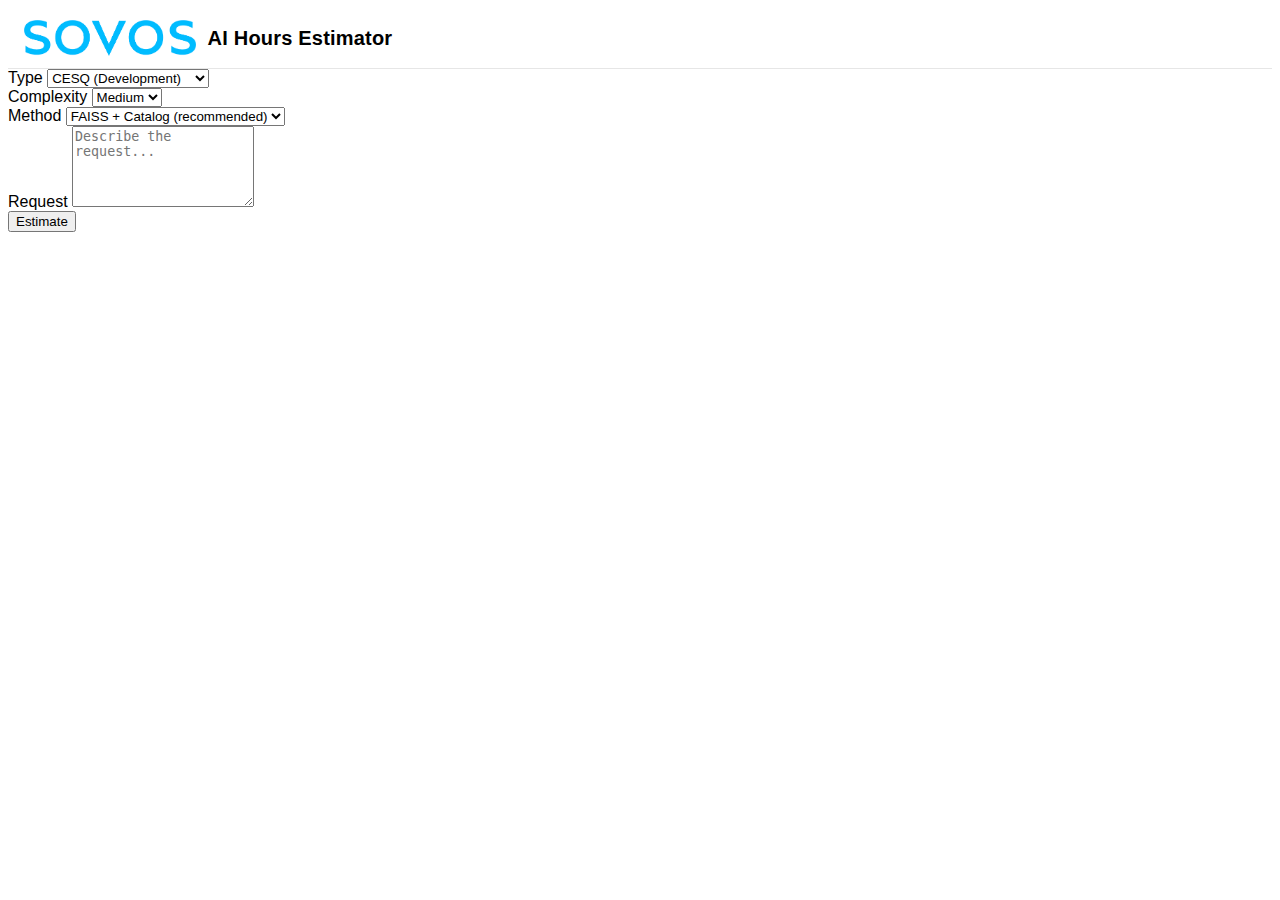
<file: templates/index.html>
<!DOCTYPE html>
<html lang="es">
<head>
  <meta charset="UTF-8">
  <title>IA Estimator</title>
  <link rel="stylesheet" href="/static/styles.css">
  <style>
    /* Solo estilos del header con logo; no toca tu styles.css existente */
    .topbar {
      display:flex; align-items:center; gap:12px;
      padding:12px 16px; border-bottom:1px solid #e6e6e6;
      background:#fff; position:sticky; top:0; z-index:10;
    }
    .topbar .logo { height:36px; width:auto; display:block; }
    .topbar h1 {
      margin:0; font-size:1.25rem; font-weight:600; letter-spacing:.2px;
    }
  </style>
</head>
<body>
  <!-- Nueva barra con logo + título -->
  <header class="topbar">
    <img src="/static/sovos.png" alt="SOVOS" class="logo">
    <h1>AI Hours Estimator</h1>
  </header>

  <div class="container">
    <div class="card">
      <div class="field">
        <label for="tipo">Type</label>
        <select id="tipo" name="tipo">
          <option value="desarrollo">CESQ (Development)</option>
          <option value="implementacion">PSTC (Implementation)</option>
        </select>
      </div>

      <!-- 🔹 Nuevo selector de complejidad -->
      <div class="field">
        <label for="complexity">Complexity</label>
        <select id="complexity" name="complexity">
          <option value="baja">Low</option>
          <option value="media" selected>Medium</option>
          <option value="alta">High</option>
        </select>
      </div>

      <div class="field">
        <label for="metodo">Method</label>
        <select id="metodo" name="metodo">
          <option value="faiss+catalog">FAISS + Catalog (recommended)</option>
          <option value="faiss">FAISS only (nearest neighbors)</option>
          <option value="catalog">Catalog only</option>
        </select>
      </div>

      <div class="field">
        <label for="texto">Request</label>
        <textarea id="texto" placeholder="Describe the request..." rows="5"></textarea>
      </div>

      <div class="actions">
        <button id="btn-estimar" type="button">Estimate</button>
        <span id="status" class="status" aria-live="polite"></span>
      </div>
    </div>

    <div id="live-result" class="card" style="display:none;"></div>
  </div>

  <script>
  (function(){
    const $ = sel => document.querySelector(sel);
    const resBox = $("#live-result");
    const btn = $("#btn-estimar");
    const status = $("#status");
    let lastResult = null;

    function setBusy(b){
      btn.disabled = b;
      status.textContent = b ? "Estimating..." : "";
    }
    function fmt(n){ return Number(n || 0).toFixed(2); }

    function renderRows(rows){
      if(!Array.isArray(rows) || rows.length === 0) return "";
      let out = "";
      for(let i=0;i<Math.min(3, rows.length);i++){
        const t = rows[i] || {};
        out += "<tr>"
             + "<td>" + (i+1) + "</td>"
             + "<td><span class=\"badge badge-tipo\">" + (t.tipo||"") + "</span> " + (t.ticket||"") + "</td>"
             + "<td>" + fmt(t.hours) + "</td>"
             + "<td>" + ( (t.sim!=null) ? Number(t.sim).toFixed(3) : "" ) + "</td>"
             + "<td class=\"wrap\">" + (t.text||"") + "</td>"
             + "</tr>";
      }
      return out;
    }

    async function doEstimate(){
      const payload = {
        tipo: $("#tipo").value,
        metodo: $("#metodo").value,
        texto: $("#texto").value.trim(),
        complexity: $("#complexity").value   // 🔹 nuevo campo
      };
      if(!payload.texto){
        alert("Please enter a request.");
        return;
      }
      try{
        setBusy(true);
        const r = await fetch("/api/estimate", {
          method: "POST",
          headers: {"Content-Type":"application/json"},
          body: JSON.stringify(payload)
        });
        if(!r.ok){
          const msg = await r.text();
          throw new Error("HTTP " + r.status + ": " + msg);
        }
        const data = await r.json();
        lastResult = data;
        const det = data.detalle || {};
        const alphaTxt = (data.metodo === "faiss+catalog" && det.alpha != null) ? " · α=" + det.alpha : "";
        let html = "";
        html += "<h3>Estimación</h3>";
        html += "<p><span class=\"pill\">" + fmt(data.horas) + " h</span> <small>(" + (data.metodo||"") + ")</small></p>";
        html += "<p class=\"sub\">FAISS: " + fmt(det.faiss) + " h · Catálogo: " + fmt(det.catalogo) + " h · Final (sin redondeo): " + fmt(det.final_sin_redondeo) + " h" + alphaTxt + "</p>";
        if(Array.isArray(data.top)){
          html += "<h4>Coincidencias</h4>";
          html += "<table class=\"tbl\"><thead><tr><th>#</th><th>Ticket / Tipo</th><th>Horas</th><th>Similitud</th><th>Descripción</th></tr></thead>";
          html += "<tbody>" + renderRows(data.top) + "</tbody></table>";
        }
        html += "<div class=\"actions-row\">";
        html += "<button id=\"btn-accept\">Guardar esta estimación</button>";
        html += "<button id=\"btn-razonar\" style=\"margin-left:10px;background:#4285f4;\">🤖 Analizar con IA</button>";
        html += "</div>";
        html += "<div id=\"ai-box\"></div>";
        resBox.innerHTML = html;
        resBox.style.display = "block";

        const btnSave = document.getElementById("btn-accept");
        if(btnSave){
          btnSave.addEventListener("click", async function(){
            const top1 = (lastResult && lastResult.top && lastResult.top[0]) ? lastResult.top[0] : {};
            const payload2 = {
              tipo: $("#tipo").value,
              texto: $("#texto").value.trim(),
              horas: lastResult ? (lastResult.horas || 0) : 0,
              top_ticket: top1.ticket || "",
              top_sim: top1.sim || 0,
              metodo: (lastResult && lastResult.metodo) ? lastResult.metodo : $("#metodo").value,
              autor: "web",
              comentarios: ""
            };
            try{
              const r2 = await fetch("/api/accept", {
                method:"POST",
                headers: {"Content-Type":"application/json"},
                body: JSON.stringify(payload2)
              });
              const j2 = await r2.json().catch(()=>({ok:false}));
              if (j2.ok) { alert("✅ Estimate saved."); }
              else { alert("⚠️ Could not save."); }
            }catch(e){
              alert("Error while saving: " + (e && e.message ? e.message : e));
            }
          });
        }

        const btnRazonar = document.getElementById("btn-razonar");
        if(btnRazonar){
          btnRazonar.addEventListener("click", async function(){
            const aiBox = document.getElementById("ai-box");
            btnRazonar.disabled = true;
            btnRazonar.textContent = "Analizando...";
            aiBox.innerHTML = "<p style=\"color:#666;margin-top:12px;\">Consultando Gemini AI...</p>";
            try{
              const payload3 = {
                tipo: $("#tipo").value,
                texto: $("#texto").value.trim(),
                horas: lastResult ? (lastResult.horas || 0) : 0,
                top: lastResult ? (lastResult.top || []) : []
              };
              const r3 = await fetch("/api/razonar", {
                method:"POST",
                headers: {"Content-Type":"application/json"},
                body: JSON.stringify(payload3)
              });
              const j3 = await r3.json().catch(()=>({ok:false}));
              if(j3.ok){
                const md = (j3.razonamiento || "").replace(/\*\*(.+?)\*\*/g, "<strong>$1</strong>").replace(/\n/g, "<br>");
                aiBox.innerHTML = "<div style=\"margin-top:16px;padding:14px;background:#f0f7ff;border-left:4px solid #4285f4;border-radius:4px;\"><h4 style=\"margin:0 0 10px;color:#1a73e8;\">Análisis Gemini AI</h4><div style=\"line-height:1.7;\">" + md + "</div></div>";
              } else {
                aiBox.innerHTML = "<p style=\"color:#c00;margin-top:12px;\">⚠️ " + (j3.error || "Error al consultar IA") + "</p>";
              }
            }catch(e){
              aiBox.innerHTML = "<p style=\"color:#c00;margin-top:12px;\">⚠️ Error: " + (e && e.message ? e.message : e) + "</p>";
            }finally{
              btnRazonar.disabled = false;
              btnRazonar.textContent = "🤖 Analizar con IA";
            }
          });
        }
      }catch(e){
        resBox.style.display = "block";
        resBox.innerHTML = "<div class=\"error\">⚠️ Error al estimar: " + (e && e.message ? e.message : e) + "</div>";
        console.error(e);
      }finally{
        setBusy(false);
      }
    }

    btn.addEventListener("click", doEstimate);
  })();
  </script>
</body>
</html>
</file>
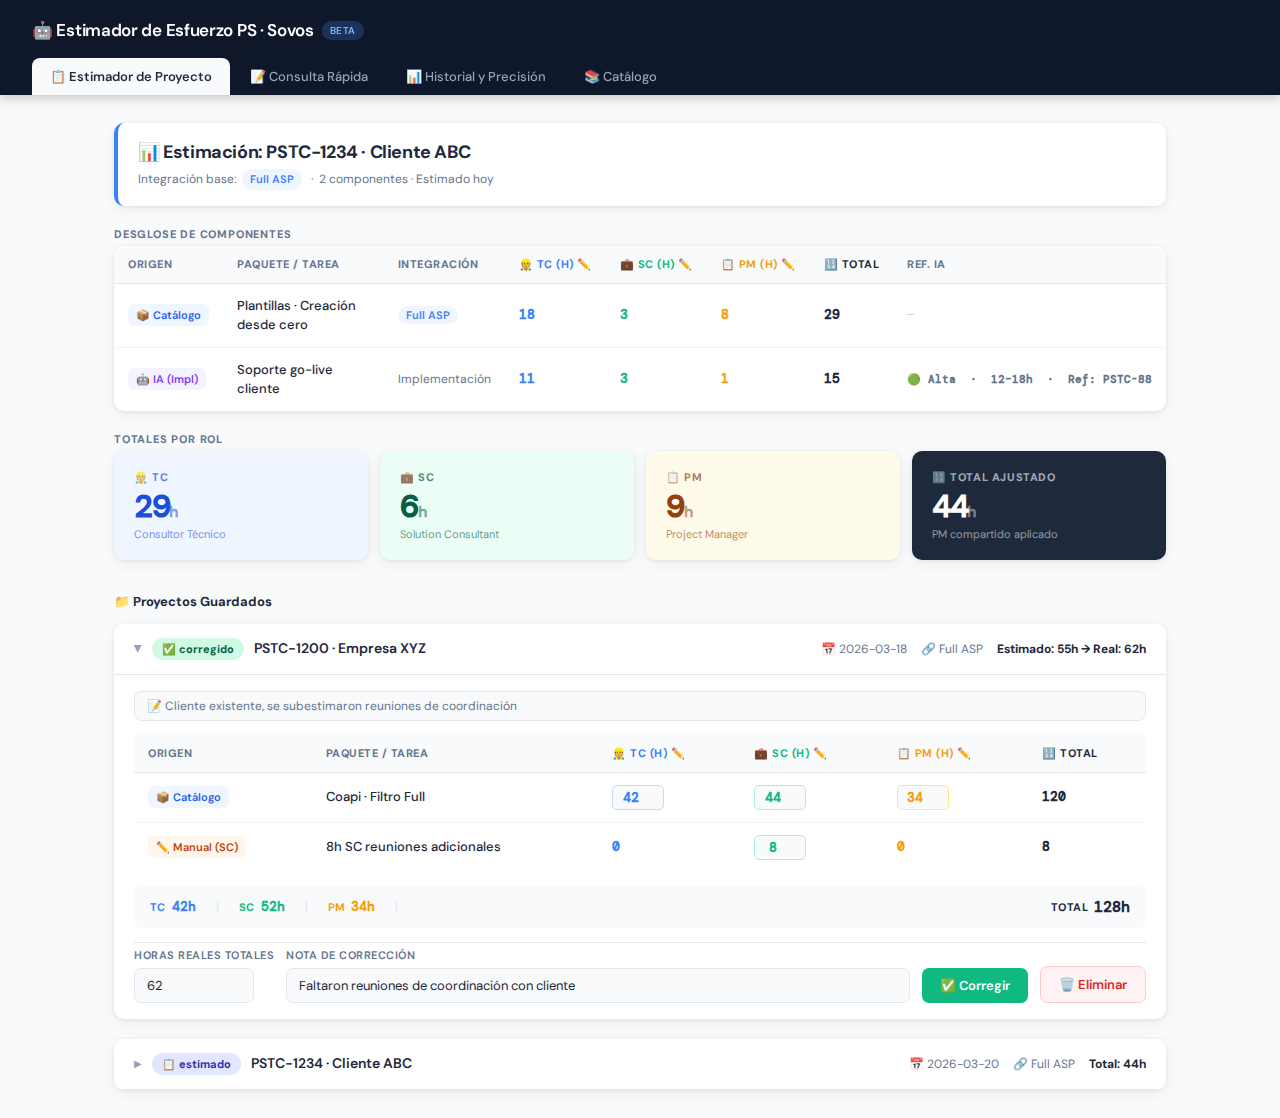
<file: mockup_design.html>
<!DOCTYPE html>
<html lang="es">
<head>
<meta charset="UTF-8">
<meta name="viewport" content="width=device-width, initial-scale=1.0">
<title>Estimador PS · Sovos — Mockup</title>
<link href="https://fonts.googleapis.com/css2?family=DM+Sans:wght@300;400;500;600;700&family=DM+Mono:wght@400;500&display=swap" rel="stylesheet">
<style>
  :root {
    --navy:    #1E293B;
    --navy-2:  #0F172A;
    --blue:    #3B82F6;
    --blue-bg: #EFF6FF;
    --green:   #10B981;
    --green-bg:#ECFDF5;
    --orange:  #F59E0B;
    --orange-bg:#FFFBEB;
    --dark:    #1E293B;
    --dark-bg: #F1F5F9;
    --gray:    #94A3B8;
    --gray-2:  #E2E8F0;
    --text:    #1E293B;
    --text-2:  #64748B;
    --white:   #FFFFFF;
    --radius:  10px;
    --shadow:  0 1px 4px rgba(0,0,0,0.07), 0 4px 16px rgba(0,0,0,0.05);
  }

  * { box-sizing: border-box; margin: 0; padding: 0; }

  body {
    font-family: 'DM Sans', sans-serif;
    background: #F8FAFC;
    color: var(--text);
    font-size: 14px;
    line-height: 1.5;
  }

  /* ── HEADER ─────────────────────────────── */
  .app-header {
    background: var(--navy-2);
    padding: 18px 32px 0;
    position: sticky;
    top: 0;
    z-index: 100;
    box-shadow: 0 2px 12px rgba(0,0,0,0.25);
  }

  .app-title {
    color: #fff;
    font-size: 17px;
    font-weight: 600;
    letter-spacing: -0.3px;
    margin-bottom: 14px;
    display: flex;
    align-items: center;
    gap: 8px;
  }

  .app-title span.badge {
    background: rgba(59,130,246,0.25);
    color: #93C5FD;
    font-size: 10px;
    font-weight: 500;
    padding: 2px 8px;
    border-radius: 20px;
    letter-spacing: 0.5px;
    text-transform: uppercase;
  }

  .tabs {
    display: flex;
    gap: 2px;
  }

  .tab {
    padding: 9px 18px;
    font-size: 13px;
    font-weight: 500;
    color: #94A3B8;
    border-radius: 8px 8px 0 0;
    cursor: pointer;
    transition: all 0.15s;
    white-space: nowrap;
  }

  .tab.active {
    background: #F8FAFC;
    color: var(--navy);
    font-weight: 600;
  }

  .tab:not(.active):hover {
    color: #CBD5E1;
    background: rgba(255,255,255,0.05);
  }

  /* ── MAIN ───────────────────────────────── */
  .main {
    max-width: 1100px;
    margin: 0 auto;
    padding: 28px 24px;
    display: flex;
    flex-direction: column;
    gap: 20px;
  }

  /* ── PROJECT BANNER ─────────────────────── */
  .project-banner {
    background: #fff;
    border-radius: var(--radius);
    border-left: 4px solid var(--blue);
    padding: 16px 20px;
    box-shadow: var(--shadow);
    display: flex;
    align-items: center;
    justify-content: space-between;
  }

  .project-banner h2 {
    font-size: 18px;
    font-weight: 700;
    color: var(--navy);
    letter-spacing: -0.4px;
  }

  .project-banner .sub {
    font-size: 12px;
    color: var(--text-2);
    margin-top: 3px;
    display: flex;
    align-items: center;
    gap: 6px;
  }

  .integ-pill {
    background: var(--blue-bg);
    color: var(--blue);
    font-size: 11px;
    font-weight: 600;
    padding: 2px 8px;
    border-radius: 20px;
  }

  /* ── SECTION LABEL ──────────────────────── */
  .section-label {
    font-size: 11px;
    font-weight: 700;
    color: var(--text-2);
    text-transform: uppercase;
    letter-spacing: 0.8px;
    margin-bottom: -8px;
  }

  /* ── TABLE ──────────────────────────────── */
  .card {
    background: #fff;
    border-radius: var(--radius);
    box-shadow: var(--shadow);
    overflow: hidden;
  }

  table {
    width: 100%;
    border-collapse: collapse;
    font-size: 13px;
  }

  thead {
    background: #F8FAFC;
    border-bottom: 1px solid var(--gray-2);
  }

  th {
    padding: 10px 14px;
    text-align: left;
    font-size: 11px;
    font-weight: 700;
    color: var(--text-2);
    text-transform: uppercase;
    letter-spacing: 0.5px;
    white-space: nowrap;
  }

  th.col-tc  { color: var(--blue);   }
  th.col-sc  { color: var(--green);  }
  th.col-pm  { color: var(--orange); }
  th.col-tot { color: var(--navy);   }

  td {
    padding: 12px 14px;
    border-bottom: 1px solid #F1F5F9;
    vertical-align: middle;
  }

  tr:last-child td { border-bottom: none; }

  tr:hover td { background: #FAFBFC; }

  .cell-tc  { color: var(--blue);   font-weight: 600; font-family: 'DM Mono', monospace; }
  .cell-sc  { color: var(--green);  font-weight: 600; font-family: 'DM Mono', monospace; }
  .cell-pm  { color: var(--orange); font-weight: 600; font-family: 'DM Mono', monospace; }
  .cell-tot { color: var(--navy);   font-weight: 700; font-family: 'DM Mono', monospace; }

  .origin-tag {
    display: inline-flex;
    align-items: center;
    gap: 5px;
    font-size: 11px;
    font-weight: 600;
    padding: 3px 8px;
    border-radius: 6px;
    white-space: nowrap;
  }

  .origin-catalog { background: #EFF6FF; color: #2563EB; }
  .origin-ia      { background: #F5F3FF; color: #7C3AED; }
  .origin-manual  { background: #FFF7ED; color: #C2410C; }

  .ref-ia {
    font-size: 11px;
    color: var(--text-2);
    font-family: 'DM Mono', monospace;
    white-space: nowrap;
  }

  .confidence {
    display: inline-flex;
    align-items: center;
    gap: 4px;
    font-size: 11px;
    font-weight: 600;
  }

  /* ── TOTALS CARDS ───────────────────────── */
  .totals-grid {
    display: grid;
    grid-template-columns: repeat(4, 1fr);
    gap: 12px;
  }

  .total-card {
    border-radius: var(--radius);
    padding: 18px 20px;
    box-shadow: var(--shadow);
    display: flex;
    flex-direction: column;
    gap: 4px;
  }

  .total-card .label {
    font-size: 11px;
    font-weight: 700;
    text-transform: uppercase;
    letter-spacing: 0.6px;
    opacity: 0.7;
  }

  .total-card .value {
    font-size: 32px;
    font-weight: 700;
    letter-spacing: -1.5px;
    font-family: 'DM Mono', monospace;
    line-height: 1;
  }

  .total-card .sub {
    font-size: 11px;
    opacity: 0.6;
  }

  .card-tc  { background: var(--blue-bg);   color: #1D4ED8; }
  .card-sc  { background: var(--green-bg);  color: #065F46; }
  .card-pm  { background: var(--orange-bg); color: #92400E; }
  .card-tot { background: var(--navy);      color: #fff; }
  .card-tot .label { opacity: 0.6; }
  .card-tot .sub   { opacity: 0.5; }

  /* ── HISTORIAL EXPANDER ─────────────────── */
  .expander {
    background: #fff;
    border-radius: var(--radius);
    box-shadow: var(--shadow);
    overflow: hidden;
  }

  .expander-header {
    padding: 14px 20px;
    display: flex;
    align-items: center;
    gap: 10px;
    border-bottom: 1px solid var(--gray-2);
    cursor: pointer;
  }

  .estado-badge {
    font-size: 11px;
    font-weight: 700;
    padding: 3px 10px;
    border-radius: 20px;
    white-space: nowrap;
  }

  .badge-corregido  { background: #D1FAE5; color: #065F46; }
  .badge-estimado   { background: #E0E7FF; color: #3730A3; }

  .expander-title {
    font-weight: 600;
    font-size: 14px;
    color: var(--navy);
    flex: 1;
  }

  .expander-meta {
    font-size: 12px;
    color: var(--text-2);
    display: flex;
    gap: 14px;
    align-items: center;
  }

  .expander-meta span {
    display: flex;
    align-items: center;
    gap: 4px;
  }

  .expander-body {
    padding: 16px 20px;
    display: flex;
    flex-direction: column;
    gap: 14px;
  }

  /* ── EDIT ROW ───────────────────────────── */
  .edit-row {
    display: flex;
    gap: 12px;
    align-items: flex-end;
    padding-top: 4px;
    border-top: 1px solid var(--gray-2);
  }

  .form-group {
    display: flex;
    flex-direction: column;
    gap: 4px;
  }

  .form-group label {
    font-size: 11px;
    font-weight: 600;
    color: var(--text-2);
    text-transform: uppercase;
    letter-spacing: 0.5px;
  }

  .form-group input {
    font-family: 'DM Sans', sans-serif;
    font-size: 13px;
    padding: 8px 12px;
    border: 1px solid var(--gray-2);
    border-radius: 7px;
    outline: none;
    color: var(--text);
    background: #F8FAFC;
    width: 120px;
    transition: border-color 0.15s;
  }

  .form-group input.wide { width: 340px; }

  .form-group input:focus {
    border-color: var(--blue);
    background: #fff;
  }

  .btn {
    font-family: 'DM Sans', sans-serif;
    font-size: 13px;
    font-weight: 600;
    padding: 9px 18px;
    border-radius: 7px;
    border: none;
    cursor: pointer;
    display: inline-flex;
    align-items: center;
    gap: 6px;
    transition: all 0.15s;
    white-space: nowrap;
  }

  .btn-primary { background: var(--blue); color: #fff; }
  .btn-primary:hover { background: #2563EB; }
  .btn-success { background: #10B981; color: #fff; }
  .btn-success:hover { background: #059669; }
  .btn-danger  { background: #FEF2F2; color: #DC2626; border: 1px solid #FECACA; }
  .btn-danger:hover  { background: #DC2626; color: #fff; }

  .divider {
    height: 1px;
    background: var(--gray-2);
    margin: 4px 0;
  }

  /* inline editable cell simulation */
  .cell-edit {
    display: inline-flex;
    align-items: center;
    gap: 4px;
  }

  .cell-edit input {
    font-family: 'DM Mono', monospace;
    font-size: 13px;
    font-weight: 600;
    width: 52px;
    padding: 3px 6px;
    border: 1px solid var(--gray-2);
    border-radius: 5px;
    text-align: center;
    outline: none;
    background: #F8FAFC;
    color: inherit;
  }

  .cell-edit input:focus {
    background: #fff;
    border-color: currentColor;
  }

  /* ── NOTA ───────────────────────────────── */
  .nota-pill {
    display: inline-flex;
    align-items: center;
    gap: 6px;
    background: #F8FAFC;
    border: 1px solid var(--gray-2);
    border-radius: 7px;
    padding: 5px 12px;
    font-size: 12px;
    color: var(--text-2);
  }

  /* ── TOTALS INLINE ───────────────────────── */
  .totals-inline {
    display: flex;
    gap: 20px;
    align-items: center;
    background: #F8FAFC;
    border-radius: 8px;
    padding: 10px 16px;
    font-size: 13px;
  }

  .tot-item {
    display: flex;
    align-items: center;
    gap: 6px;
  }

  .tot-item .lbl {
    font-size: 11px;
    font-weight: 700;
    text-transform: uppercase;
    letter-spacing: 0.4px;
  }

  .tot-item .val {
    font-weight: 700;
    font-family: 'DM Mono', monospace;
  }

  .tc-color  { color: var(--blue);   }
  .sc-color  { color: var(--green);  }
  .pm-color  { color: var(--orange); }
  .tot-color { color: var(--navy);   }

  /* ── CHEVRON ─────────────────────────────── */
  .chevron {
    color: var(--gray);
    font-size: 10px;
    transition: transform 0.2s;
  }
  .open .chevron { transform: rotate(90deg); }
</style>
</head>
<body>

<!-- ══ HEADER ════════════════════════════════════════ -->
<div class="app-header">
  <div class="app-title">
    🤖 Estimador de Esfuerzo PS · Sovos
    <span class="badge">Beta</span>
  </div>
  <div class="tabs">
    <div class="tab active">📋 Estimador de Proyecto</div>
    <div class="tab">📝 Consulta Rápida</div>
    <div class="tab">📊 Historial y Precisión</div>
    <div class="tab">📚 Catálogo</div>
  </div>
</div>

<!-- ══ MAIN ══════════════════════════════════════════ -->
<div class="main">

  <!-- Project Banner -->
  <div class="project-banner">
    <div>
      <h2>📊 Estimación: PSTC-1234 · Cliente ABC</h2>
      <div class="sub">
        Integración base: <span class="integ-pill">Full ASP</span>
        &nbsp;·&nbsp; 2 componentes · Estimado hoy
      </div>
    </div>
  </div>

  <!-- Table -->
  <div>
    <div class="section-label">Desglose de componentes</div>
    <div style="height:12px"></div>
    <div class="card">
      <table>
        <thead>
          <tr>
            <th>Origen</th>
            <th>Paquete / Tarea</th>
            <th>Integración</th>
            <th class="col-tc">👷 TC (h) ✏️</th>
            <th class="col-sc">💼 SC (h) ✏️</th>
            <th class="col-pm">📋 PM (h) ✏️</th>
            <th class="col-tot">🔢 Total</th>
            <th>Ref. IA</th>
          </tr>
        </thead>
        <tbody>
          <tr>
            <td><span class="origin-tag origin-catalog">📦 Catálogo</span></td>
            <td style="font-weight:500">Plantillas · Creación desde cero</td>
            <td><span class="integ-pill">Full ASP</span></td>
            <td class="cell-tc">18</td>
            <td class="cell-sc">3</td>
            <td class="cell-pm">8</td>
            <td class="cell-tot">29</td>
            <td class="ref-ia" style="color:#CBD5E1">—</td>
          </tr>
          <tr>
            <td><span class="origin-tag origin-ia">🤖 IA (Impl)</span></td>
            <td style="font-weight:500">Soporte go-live cliente</td>
            <td style="color:var(--text-2);font-size:12px">Implementación</td>
            <td class="cell-tc">11</td>
            <td class="cell-sc">3</td>
            <td class="cell-pm">1</td>
            <td class="cell-tot">15</td>
            <td><span class="confidence ref-ia">🟢 Alta &nbsp;·&nbsp; 12–18h &nbsp;·&nbsp; Ref: PSTC-88</span></td>
          </tr>
        </tbody>
      </table>
    </div>
  </div>

  <!-- Totals Cards -->
  <div>
    <div class="section-label">Totales por rol</div>
    <div style="height:12px"></div>
    <div class="totals-grid">
      <div class="total-card card-tc">
        <div class="label">👷 TC</div>
        <div class="value">29<span style="font-size:16px;opacity:0.5">h</span></div>
        <div class="sub">Consultor Técnico</div>
      </div>
      <div class="total-card card-sc">
        <div class="label">💼 SC</div>
        <div class="value">6<span style="font-size:16px;opacity:0.5">h</span></div>
        <div class="sub">Solution Consultant</div>
      </div>
      <div class="total-card card-pm">
        <div class="label">📋 PM</div>
        <div class="value">9<span style="font-size:16px;opacity:0.5">h</span></div>
        <div class="sub">Project Manager</div>
      </div>
      <div class="total-card card-tot">
        <div class="label">🔢 Total ajustado</div>
        <div class="value">44<span style="font-size:16px;opacity:0.4">h</span></div>
        <div class="sub">PM compartido aplicado</div>
      </div>
    </div>
  </div>

  <!-- Divider label -->
  <div style="margin-top:12px">
    <div class="section-label" style="font-size:13px;font-weight:700;color:var(--navy);text-transform:none;letter-spacing:0">📁 Proyectos Guardados</div>
  </div>

  <!-- Expander — corregido -->
  <div class="expander open">
    <div class="expander-header">
      <span class="chevron">▶</span>
      <span class="estado-badge badge-corregido">✅ corregido</span>
      <span class="expander-title">PSTC-1200 · Empresa XYZ</span>
      <div class="expander-meta">
        <span>📅 2026-03-18</span>
        <span>🔗 Full ASP</span>
        <span style="font-weight:700;color:var(--navy)">Estimado: 55h → Real: 62h</span>
      </div>
    </div>

    <div class="expander-body">
      <div class="nota-pill">📝 Cliente existente, se subestimaron reuniones de coordinación</div>

      <table>
        <thead>
          <tr>
            <th>Origen</th>
            <th>Paquete / Tarea</th>
            <th class="col-tc">👷 TC (h) ✏️</th>
            <th class="col-sc">💼 SC (h) ✏️</th>
            <th class="col-pm">📋 PM (h) ✏️</th>
            <th class="col-tot">🔢 Total</th>
          </tr>
        </thead>
        <tbody>
          <tr>
            <td><span class="origin-tag origin-catalog">📦 Catálogo</span></td>
            <td style="font-weight:500">Coapi · Filtro Full</td>
            <td>
              <div class="cell-edit tc-color">
                <input type="number" value="42" style="border-color:#BFDBFE">
              </div>
            </td>
            <td>
              <div class="cell-edit sc-color">
                <input type="number" value="44" style="border-color:#A7F3D0">
              </div>
            </td>
            <td>
              <div class="cell-edit pm-color">
                <input type="number" value="34" style="border-color:#FDE68A">
              </div>
            </td>
            <td class="cell-tot">120</td>
          </tr>
          <tr>
            <td><span class="origin-tag origin-manual">✏️ Manual (SC)</span></td>
            <td style="font-weight:500">8h SC reuniones adicionales</td>
            <td class="cell-tc">0</td>
            <td>
              <div class="cell-edit sc-color">
                <input type="number" value="8" style="border-color:#A7F3D0">
              </div>
            </td>
            <td class="cell-pm">0</td>
            <td class="cell-tot">8</td>
          </tr>
        </tbody>
      </table>

      <div class="totals-inline">
        <div class="tot-item tc-color">
          <span class="lbl">TC</span>
          <span class="val">42h</span>
        </div>
        <div style="color:var(--gray-2)">|</div>
        <div class="tot-item sc-color">
          <span class="lbl">SC</span>
          <span class="val">52h</span>
        </div>
        <div style="color:var(--gray-2)">|</div>
        <div class="tot-item pm-color">
          <span class="lbl">PM</span>
          <span class="val">34h</span>
        </div>
        <div style="color:var(--gray-2)">|</div>
        <div class="tot-item tot-color" style="margin-left:auto">
          <span class="lbl">Total</span>
          <span class="val" style="font-size:15px">128h</span>
        </div>
      </div>

      <div class="edit-row">
        <div class="form-group">
          <label>Horas reales totales</label>
          <input type="number" value="62">
        </div>
        <div class="form-group" style="flex:1">
          <label>Nota de corrección</label>
          <input type="text" class="wide" value="Faltaron reuniones de coordinación con cliente" style="width:100%">
        </div>
        <button class="btn btn-success">✅ Corregir</button>
        <button class="btn btn-danger">🗑️ Eliminar</button>
      </div>
    </div>
  </div>

  <!-- Expander — estimado (cerrado) -->
  <div class="expander">
    <div class="expander-header">
      <span class="chevron">▶</span>
      <span class="estado-badge badge-estimado">📋 estimado</span>
      <span class="expander-title">PSTC-1234 · Cliente ABC</span>
      <div class="expander-meta">
        <span>📅 2026-03-20</span>
        <span>🔗 Full ASP</span>
        <span style="font-weight:700;color:var(--navy)">Total: 44h</span>
      </div>
    </div>
  </div>

</div>
</body>
</html>
</file>
<file: static/styles.css>
body{font-family:sans-serif}
</file>
